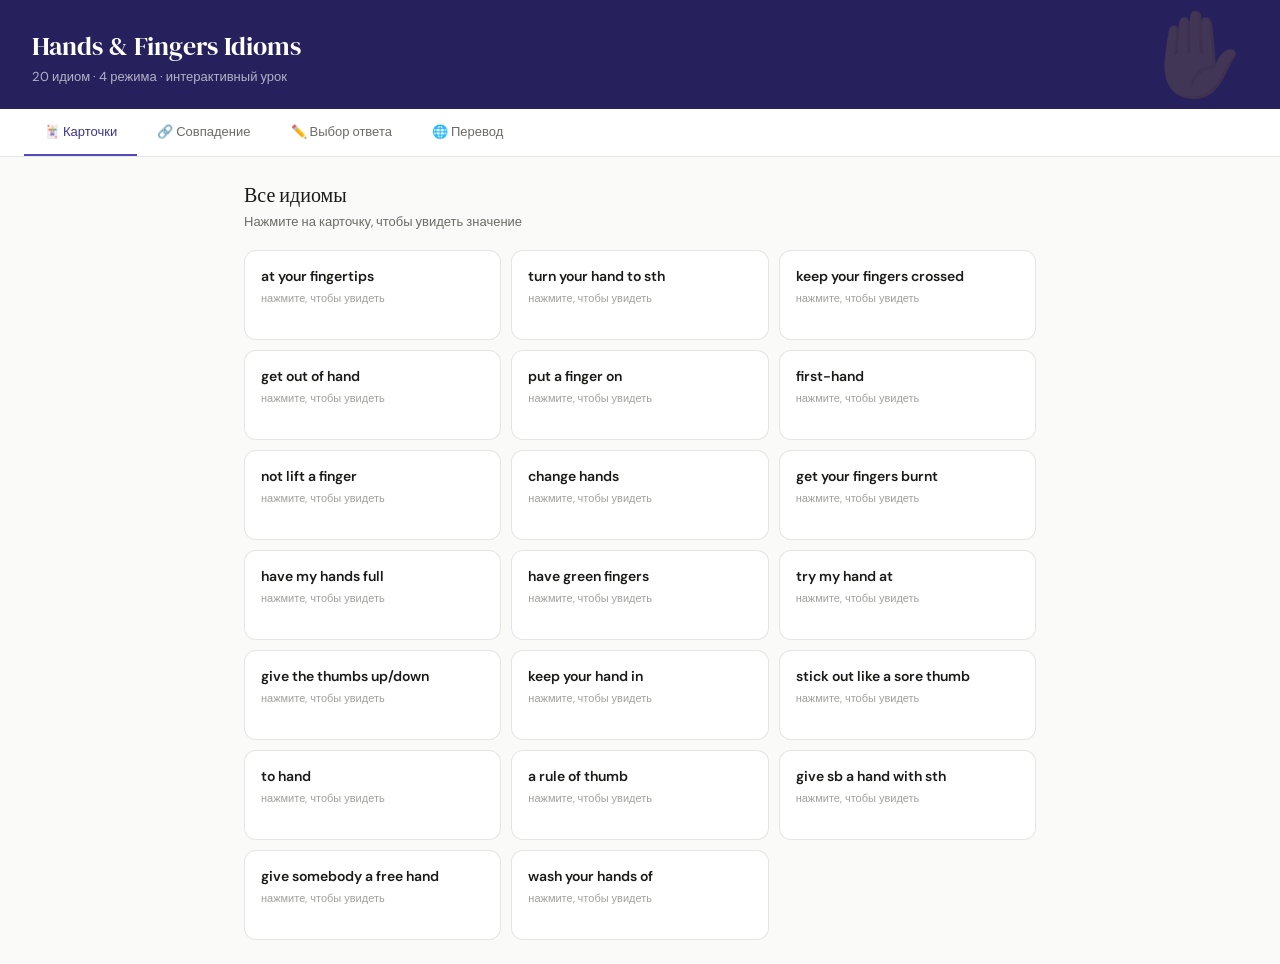
<file: index.html>
<!DOCTYPE html>
<html lang="en">
<head>
<meta charset="UTF-8">
<meta name="viewport" content="width=device-width, initial-scale=1.0">
<title>Hands & Fingers Idioms — Interactive Lesson</title>
<link href="https://fonts.googleapis.com/css2?family=DM+Serif+Display:ital@0;1&family=DM+Sans:wght@400;500;600&display=swap" rel="stylesheet">
<style>
  :root {
    --purple-50: #EEEDFE; --purple-100: #CECBF6; --purple-200: #AFA9EC;
    --purple-600: #534AB7; --purple-800: #3C3489; --purple-900: #26215C;
    --teal-50: #E1F5EE; --teal-600: #0F6E56; --teal-800: #085041;
    --green-50: #EAF3DE; --green-600: #3B6D11; --green-200: #97C459;
    --red-50: #FCEBEB; --red-600: #A32D2D; --red-200: #F09595;
    --amber-50: #FAEEDA; --amber-600: #854F0B;
    --gray-50: #F1EFE8; --gray-100: #D3D1C7; --gray-600: #5F5E5A; --gray-800: #444441;
    --bg: #FAFAF8;
    --card: #FFFFFF;
    --text: #1a1a18;
    --text-muted: #6b6b67;
    --text-hint: #a0a09c;
    --border: rgba(0,0,0,0.1);
    --border-hover: rgba(0,0,0,0.2);
    --radius: 12px;
    --radius-sm: 8px;
  }
  * { box-sizing: border-box; margin: 0; padding: 0; }
  body {
    font-family: 'DM Sans', sans-serif;
    background: var(--bg);
    color: var(--text);
    min-height: 100vh;
  }

  /* HEADER */
  header {
    background: var(--purple-900);
    color: #fff;
    padding: 28px 32px 24px;
    position: relative;
    overflow: hidden;
  }
  header::before {
    content: '✋';
    position: absolute;
    right: 32px;
    top: 50%;
    transform: translateY(-50%);
    font-size: 80px;
    opacity: 0.12;
  }
  header h1 {
    font-family: 'DM Serif Display', serif;
    font-size: 26px;
    font-weight: 400;
    margin-bottom: 4px;
  }
  header p {
    font-size: 13px;
    opacity: 0.65;
  }

  /* TABS */
  .tabs {
    display: flex;
    gap: 0;
    background: var(--card);
    border-bottom: 1px solid var(--border);
    padding: 0 24px;
    overflow-x: auto;
  }
  .tab {
    padding: 14px 20px;
    font-size: 13px;
    font-weight: 500;
    color: var(--text-muted);
    cursor: pointer;
    border-bottom: 2px solid transparent;
    white-space: nowrap;
    transition: all 0.15s;
    user-select: none;
  }
  .tab:hover { color: var(--text); }
  .tab.active {
    color: var(--purple-800);
    border-bottom-color: var(--purple-600);
  }

  /* CONTENT */
  .content { padding: 24px; max-width: 840px; margin: 0 auto; }
  .screen { display: none; }
  .screen.active { display: block; }

  /* CARDS GRID */
  .cards-grid {
    display: grid;
    grid-template-columns: repeat(auto-fill, minmax(200px, 1fr));
    gap: 10px;
  }
  .idiom-card {
    background: var(--card);
    border: 1px solid var(--border);
    border-radius: var(--radius);
    padding: 16px;
    cursor: pointer;
    transition: all 0.2s;
    min-height: 90px;
  }
  .idiom-card:hover { border-color: var(--border-hover); box-shadow: 0 2px 8px rgba(0,0,0,0.06); }
  .idiom-card.flipped { background: var(--purple-50); border-color: var(--purple-200); }
  .card-idiom { font-size: 14px; font-weight: 600; color: var(--text); margin-bottom: 6px; }
  .card-meaning { font-size: 13px; color: var(--purple-800); display: none; line-height: 1.5; }
  .card-ru { font-size: 11px; color: var(--text-hint); margin-top: 5px; font-style: italic; }
  .idiom-card.flipped .card-meaning { display: block; }
  .card-hint { font-size: 11px; color: var(--text-hint); margin-top: 4px; }
  .idiom-card.flipped .card-hint { display: none; }

  /* SECTION HEADER */
  .sec-head { margin-bottom: 20px; }
  .sec-head h2 { font-family: 'DM Serif Display', serif; font-size: 20px; font-weight: 400; margin-bottom: 4px; }
  .sec-head p { font-size: 13px; color: var(--text-muted); }

  /* MATCH */
  .score-bar {
    display: flex;
    align-items: center;
    gap: 10px;
    margin-bottom: 20px;
    background: var(--card);
    border: 1px solid var(--border);
    border-radius: var(--radius-sm);
    padding: 12px 16px;
  }
  .score-num { font-size: 28px; font-weight: 600; color: var(--purple-800); }
  .score-lbl { font-size: 13px; color: var(--text-muted); }
  .btn {
    padding: 9px 18px;
    border-radius: var(--radius-sm);
    border: 1px solid var(--border);
    font-size: 13px;
    font-weight: 500;
    cursor: pointer;
    background: var(--card);
    color: var(--text);
    font-family: 'DM Sans', sans-serif;
    transition: all 0.15s;
  }
  .btn:hover { background: var(--gray-50); }
  .btn.primary { background: var(--purple-800); color: #fff; border-color: var(--purple-800); }
  .btn.primary:hover { background: var(--purple-900); }
  .match-grid { display: grid; grid-template-columns: 1fr 1fr; gap: 10px; }
  .match-col { display: flex; flex-direction: column; gap: 7px; }
  .match-item {
    padding: 10px 14px;
    border-radius: var(--radius-sm);
    border: 1px solid var(--border);
    font-size: 13px;
    cursor: pointer;
    background: var(--card);
    transition: all 0.15s;
    line-height: 1.4;
    user-select: none;
  }
  .match-item:hover:not(.correct) { border-color: var(--border-hover); }
  .match-item.selected { background: #E6F1FB; border-color: #378ADD; color: #0C447C; }
  .match-item.correct { background: var(--green-50); border-color: var(--green-200); color: var(--green-600); pointer-events: none; }
  .match-item.wrong { background: var(--red-50); border-color: var(--red-200); color: var(--red-600); animation: shake 0.3s; }
  @keyframes shake { 0%,100%{transform:translateX(0)} 25%{transform:translateX(-6px)} 75%{transform:translateX(6px)} }

  /* FILL */
  .quiz-card {
    background: var(--card);
    border: 1px solid var(--border);
    border-radius: var(--radius);
    padding: 20px;
    margin-bottom: 12px;
  }
  .quiz-sentence {
    font-size: 15px;
    line-height: 1.8;
    margin-bottom: 14px;
    color: var(--text);
  }
  .blank { color: var(--text-hint); font-style: italic; }
  .quiz-opts { display: flex; flex-wrap: wrap; gap: 8px; }
  .quiz-opt {
    padding: 7px 14px;
    border-radius: 20px;
    border: 1px solid var(--border);
    font-size: 13px;
    cursor: pointer;
    background: var(--card);
    font-family: 'DM Sans', sans-serif;
    transition: all 0.15s;
  }
  .quiz-opt:hover:not(.disabled) { border-color: var(--purple-200); background: var(--purple-50); }
  .quiz-opt.correct { background: var(--green-50); border-color: var(--green-200); color: var(--green-600); }
  .quiz-opt.wrong { background: var(--red-50); border-color: var(--red-200); color: var(--red-600); }
  .quiz-opt.disabled { pointer-events: none; opacity: 0.45; }
  .feedback {
    font-size: 13px;
    margin-top: 12px;
    padding: 8px 12px;
    border-radius: var(--radius-sm);
    display: none;
  }
  .feedback.good { background: var(--green-50); color: var(--green-600); }
  .feedback.bad { background: var(--red-50); color: var(--red-600); }

  /* TRANSLATE */
  .tr-card {
    background: var(--card);
    border: 1px solid var(--border);
    border-radius: var(--radius);
    padding: 24px;
  }
  .tr-prompt {
    font-family: 'DM Serif Display', serif;
    font-size: 20px;
    font-weight: 400;
    color: var(--text);
    margin-bottom: 6px;
    line-height: 1.4;
  }
  .tr-idiom-tag {
    display: inline-block;
    padding: 3px 10px;
    background: var(--purple-50);
    color: var(--purple-800);
    border-radius: 20px;
    font-size: 12px;
    font-weight: 500;
    margin-bottom: 18px;
  }
  .tr-input {
    width: 100%;
    padding: 12px 14px;
    border-radius: var(--radius-sm);
    border: 1px solid var(--border);
    font-size: 14px;
    font-family: 'DM Sans', sans-serif;
    color: var(--text);
    background: var(--bg);
    resize: none;
    outline: none;
    transition: border-color 0.15s;
    line-height: 1.5;
  }
  .tr-input:focus { border-color: var(--purple-200); background: #fff; }
  .tr-answer {
    font-size: 13px;
    color: var(--text-muted);
    margin-top: 10px;
    padding: 10px 14px;
    background: var(--teal-50);
    border-radius: var(--radius-sm);
    display: none;
    line-height: 1.5;
  }
  .tr-answer strong { color: var(--teal-600); }
  .tr-nav { display: flex; gap: 8px; align-items: center; margin-top: 16px; }
  .tr-progress {
    margin-left: auto;
    font-size: 12px;
    color: var(--text-hint);
    background: var(--gray-50);
    padding: 4px 10px;
    border-radius: 20px;
  }
  .progress-bar-wrap { background: var(--gray-100); border-radius: 4px; height: 4px; margin-bottom: 20px; overflow: hidden; }
  .progress-bar { height: 100%; background: var(--purple-600); border-radius: 4px; transition: width 0.3s; }

  @media (max-width: 500px) {
    .match-grid { grid-template-columns: 1fr; }
    header h1 { font-size: 20px; }
    .content { padding: 16px; }
  }
</style>
</head>
<body>

<header>
  <h1>Hands &amp; Fingers Idioms</h1>
  <p>20 идиом · 4 режима · интерактивный урок</p>
</header>

<div class="tabs">
  <div class="tab active" onclick="switchTab('cards')">🃏 Карточки</div>
  <div class="tab" onclick="switchTab('match')">🔗 Совпадение</div>
  <div class="tab" onclick="switchTab('fill')">✏️ Выбор ответа</div>
  <div class="tab" onclick="switchTab('translate')">🌐 Перевод</div>
</div>

<div class="content">

  <!-- CARDS -->
  <div id="screen-cards" class="screen active">
    <div class="sec-head">
      <h2>Все идиомы</h2>
      <p>Нажмите на карточку, чтобы увидеть значение</p>
    </div>
    <div class="cards-grid" id="cards-grid"></div>
  </div>

  <!-- MATCH -->
  <div id="screen-match" class="screen">
    <div class="sec-head">
      <h2>Сопоставление</h2>
      <p>Выберите идиому и её значение</p>
    </div>
    <div class="score-bar">
      <div class="score-num" id="match-score">0</div>
      <div class="score-lbl">/ <span id="match-total">8</span> пар</div>
      <button class="btn primary" onclick="initMatch()" style="margin-left:auto;">Заново</button>
    </div>
    <div class="match-grid">
      <div class="match-col" id="match-left"></div>
      <div class="match-col" id="match-right"></div>
    </div>
  </div>

  <!-- FILL -->
  <div id="screen-fill" class="screen">
    <div class="sec-head">
      <h2>Выберите правильный ответ</h2>
      <p>Вставьте подходящую идиому в предложение</p>
    </div>
    <div id="fill-container"></div>
    <button class="btn primary" onclick="initFill()">Новые вопросы</button>
  </div>

  <!-- TRANSLATE -->
  <div id="screen-translate" class="screen">
    <div class="sec-head">
      <h2>Практика перевода</h2>
      <p>Переведите фразу на английский, используя нужную идиому</p>
    </div>
    <div class="progress-bar-wrap"><div class="progress-bar" id="tr-bar" style="width:5%"></div></div>
    <div id="translate-wrap"></div>
  </div>

</div>

<script>
const idioms = [
  { idiom: "at your fingertips", meaning: "easily available", ru: "под рукой, в лёгком доступе" },
  { idiom: "turn your hand to sth", meaning: "start a different type of work", ru: "взяться за другое дело" },
  { idiom: "keep your fingers crossed", meaning: "hope for good luck", ru: "держать кулаки, желать удачи" },
  { idiom: "get out of hand", meaning: "become uncontrollable", ru: "выйти из-под контроля" },
  { idiom: "put a finger on", meaning: "identify exactly", ru: "точно определить" },
  { idiom: "first-hand", meaning: "from direct experience", ru: "из первых уст" },
  { idiom: "not lift a finger", meaning: "do nothing to help", ru: "и пальцем не пошевелить" },
  { idiom: "change hands", meaning: "be sold to new owner", ru: "сменить владельца" },
  { idiom: "get your fingers burnt", meaning: "suffer from a risky action", ru: "обжечься, поплатиться за риск" },
  { idiom: "have my hands full", meaning: "be very busy", ru: "быть очень занятым" },
  { idiom: "have green fingers", meaning: "good at gardening", ru: "иметь золотые руки в садоводстве" },
  { idiom: "try my hand at", meaning: "attempt something new", ru: "попробовать свои силы" },
  { idiom: "give the thumbs up/down", meaning: "approve or reject", ru: "одобрить / отклонить" },
  { idiom: "keep your hand in", meaning: "maintain a skill", ru: "поддерживать навык" },
  { idiom: "stick out like a sore thumb", meaning: "be very noticeable", ru: "бросаться в глаза" },
  { idiom: "to hand", meaning: "nearby and available", ru: "под рукой, рядом" },
  { idiom: "a rule of thumb", meaning: "general principle", ru: "практическое правило" },
  { idiom: "give sb a hand with sth", meaning: "help someone", ru: "помочь кому-то с чем-то" },
  { idiom: "give somebody a free hand", meaning: "give complete freedom", ru: "дать полную свободу действий" },
  { idiom: "wash your hands of", meaning: "refuse responsibility", ru: "умыть руки" },
];

const sentences = [
  { text: "All the information is ___ — just open the app.", answer: "at your fingertips", opts: ["at your fingertips","get out of hand","change hands","to hand"] },
  { text: "The party started to ___ so the parents stepped in.", answer: "get out of hand", opts: ["get out of hand","not lift a finger","have green fingers","first-hand"] },
  { text: "I couldn't ___ exactly what was bothering me.", answer: "put a finger on", opts: ["put a finger on","turn my hand to","keep my hand in","wash my hands of"] },
  { text: "She wants to ___ ceramics this autumn.", answer: "try her hand at", opts: ["try her hand at","give a free hand","stick out like a sore thumb","get her fingers burnt"] },
  { text: "As ___ , drink eight glasses of water a day.", answer: "a rule of thumb", opts: ["a rule of thumb","first-hand","to hand","a sore thumb"] },
  { text: "He ___ while the rest of the team worked overtime.", answer: "didn't lift a finger", opts: ["didn't lift a finger","had green fingers","washed his hands of","gave the thumbs up"] },
  { text: "The company ___ twice before they finally settled.", answer: "changed hands", opts: ["changed hands","kept fingers crossed","got out of hand","turned hand to"] },
  { text: "I ___ during the job interview. It went well!", answer: "kept my fingers crossed", opts: ["kept my fingers crossed","washed my hands","turned my hand","gave the thumbs down"] },
  { text: "He ___ with that risky investment last year.", answer: "got his fingers burnt", opts: ["got his fingers burnt","had his hands full","had green fingers","gave a free hand"] },
  { text: "She ___ — every plant in her garden thrives.", answer: "has green fingers", opts: ["has green fingers","has her hands full","sticks out like a sore thumb","turns her hand to"] },
];

const translateData = [
  { ru: "Вся информация у тебя под рукой.", idiom: "at your fingertips", en: "All the information is at your fingertips." },
  { ru: "Она умеет браться за разные дела.", idiom: "turn your hand to sth", en: "She can turn her hand to anything." },
  { ru: "Держу кулаки — надеюсь, всё получится!", idiom: "keep your fingers crossed", en: "Keep your fingers crossed — I hope it works!" },
  { ru: "Ситуация вышла из-под контроля.", idiom: "get out of hand", en: "The situation got out of hand." },
  { ru: "Я не могу точно определить проблему.", idiom: "put a finger on", en: "I can't put my finger on the problem." },
  { ru: "Я узнал об этом непосредственно.", idiom: "first-hand", en: "I heard about it first-hand." },
  { ru: "Он и пальцем не пошевелил, чтобы помочь.", idiom: "not lift a finger", en: "He didn't lift a finger to help." },
  { ru: "Кафе сменило владельца.", idiom: "change hands", en: "The café has changed hands." },
  { ru: "Она обожглась на этой сделке.", idiom: "get your fingers burnt", en: "She got her fingers burnt on that deal." },
  { ru: "Я очень занят прямо сейчас.", idiom: "have my hands full", en: "I have my hands full right now." },
  { ru: "У него золотые руки в садоводстве.", idiom: "have green fingers", en: "He has green fingers." },
  { ru: "Я хочу попробовать свои силы в рисовании.", idiom: "try my hand at", en: "I want to try my hand at painting." },
  { ru: "Они одобрили новый план.", idiom: "give the thumbs up/down", en: "They gave the thumbs up to the new plan." },
  { ru: "Она продолжает практиковаться, чтобы не терять форму.", idiom: "keep your hand in", en: "She practises to keep her hand in." },
  { ru: "В той одежде он очень выделялся.", idiom: "stick out like a sore thumb", en: "In that outfit, he stuck out like a sore thumb." },
  { ru: "Держи ручку под рукой.", idiom: "to hand", en: "Keep a pen to hand." },
  { ru: "Как правило, лучше сохранять работу почаще.", idiom: "a rule of thumb", en: "As a rule of thumb, save your work often." },
  { ru: "Ты не поможешь мне с этим?", idiom: "give sb a hand with sth", en: "Could you give me a hand with this?" },
  { ru: "Ей дали полную свободу действий.", idiom: "give somebody a free hand", en: "They gave her a free hand." },
  { ru: "Он умыл руки и отказался от ответственности.", idiom: "wash your hands of", en: "He washed his hands of the whole affair." },
];

function shuffle(a) {
  const b = [...a];
  for(let i=b.length-1;i>0;i--){const j=Math.floor(Math.random()*(i+1));[b[i],b[j]]=[b[j],b[i]];}
  return b;
}

function switchTab(name) {
  const names = ['cards','match','fill','translate'];
  document.querySelectorAll('.tab').forEach((t,i)=>t.classList.toggle('active', names[i]===name));
  document.querySelectorAll('.screen').forEach(s=>s.classList.remove('active'));
  document.getElementById('screen-'+name).classList.add('active');
}

// CARDS
function initCards() {
  document.getElementById('cards-grid').innerHTML = idioms.map((d,i)=>`
    <div class="idiom-card" id="card-${i}" onclick="this.classList.toggle('flipped')">
      <div class="card-idiom">${d.idiom}</div>
      <div class="card-meaning">${d.meaning}<div class="card-ru">${d.ru}</div></div>
      <div class="card-hint">нажмите, чтобы увидеть</div>
    </div>`).join('');
}

// MATCH
let matchSelected = null, matchScore = 0;
let _matchPairs = {};
function initMatch() {
  matchSelected = null; matchScore = 0;
  document.getElementById('match-score').textContent = 0;
  const subset = shuffle(idioms).slice(0,8);
  document.getElementById('match-total').textContent = subset.length;
  const rights = shuffle(subset.map(d=>d.meaning));
  _matchPairs = Object.fromEntries(subset.map(d=>[d.idiom,d.meaning]));
  document.getElementById('match-left').innerHTML = subset.map((d,i)=>
    `<div class="match-item" id="ml-${i}" data-val="${d.idiom}" data-type="left" onclick="matchClick(this)">${d.idiom}</div>`).join('');
  document.getElementById('match-right').innerHTML = rights.map((m,i)=>
    `<div class="match-item" id="mr-${i}" data-val="${m}" data-type="right" onclick="matchClick(this)">${m}</div>`).join('');
}
function matchClick(el) {
  if(el.classList.contains('correct')) return;
  if(matchSelected && matchSelected===el) { el.classList.remove('selected'); matchSelected=null; return; }
  if(matchSelected && matchSelected.dataset.type===el.dataset.type) {
    matchSelected.classList.remove('selected'); matchSelected=el; el.classList.add('selected'); return;
  }
  if(!matchSelected) { matchSelected=el; el.classList.add('selected'); return; }
  const a=matchSelected, b=el;
  const idiom = a.dataset.type==='left'?a.dataset.val:b.dataset.val;
  const meaning = a.dataset.type==='right'?a.dataset.val:b.dataset.val;
  if(_matchPairs[idiom]===meaning) {
    a.classList.remove('selected'); b.classList.remove('selected');
    a.classList.add('correct'); b.classList.add('correct');
    matchScore++; document.getElementById('match-score').textContent=matchScore;
  } else {
    a.classList.add('wrong'); b.classList.add('wrong');
    setTimeout(()=>{ a.classList.remove('wrong','selected'); b.classList.remove('wrong','selected'); },600);
  }
  matchSelected=null;
}

// FILL
function initFill() {
  const qs = shuffle([...sentences]).slice(0,5);
  document.getElementById('fill-container').innerHTML = qs.map((q,i)=>`
    <div class="quiz-card" id="fq-${i}">
      <div class="quiz-sentence">${q.text.replace('___','<span class="blank">___</span>')}</div>
      <div class="quiz-opts">${shuffle(q.opts).map(o=>`
        <button class="quiz-opt" data-q="${i}" data-ans="${q.answer}" data-val="${o}" onclick="checkFill(this)">${o}</button>`).join('')}
      </div>
      <div class="feedback" id="fb-${i}"></div>
    </div>`).join('');
}
function checkFill(btn) {
  const i = btn.dataset.q;
  const correct = btn.dataset.ans===btn.dataset.val;
  btn.classList.add(correct?'correct':'wrong');
  document.querySelectorAll(`[data-q="${i}"]`).forEach(b=>b.classList.add('disabled'));
  const fb = document.getElementById('fb-'+i);
  fb.style.display='block';
  fb.className='feedback '+(correct?'good':'bad');
  fb.textContent = correct ? '✓ Правильно!' : `✗ Правильный ответ: ${btn.dataset.ans}`;
}

// TRANSLATE
let trIdx = 0;
function initTranslate() { trIdx=0; renderTranslate(); }
function renderTranslate() {
  const d = translateData[trIdx];
  const pct = Math.round(((trIdx+1)/translateData.length)*100);
  document.getElementById('tr-bar').style.width = pct+'%';
  document.getElementById('translate-wrap').innerHTML = `
    <div class="tr-card">
      <div class="tr-prompt">${d.ru}</div>
      <div class="tr-idiom-tag">${d.idiom}</div>
      <textarea class="tr-input" id="tr-input" rows="2" placeholder="Введите перевод на английском..."></textarea>
      <div class="tr-answer" id="tr-answer">Образец: <strong>${d.en}</strong></div>
      <div class="tr-nav">
        <button class="btn" onclick="showTrAnswer()">Показать ответ</button>
        <button class="btn primary" onclick="nextTranslate()">Следующая →</button>
        <span class="tr-progress">${trIdx+1} / ${translateData.length}</span>
      </div>
    </div>`;
}
function showTrAnswer() { document.getElementById('tr-answer').style.display='block'; }
function nextTranslate() { trIdx=(trIdx+1)%translateData.length; renderTranslate(); }

// INIT
initCards(); initMatch(); initFill(); initTranslate();
</script>
</body>
</html>
</file>
